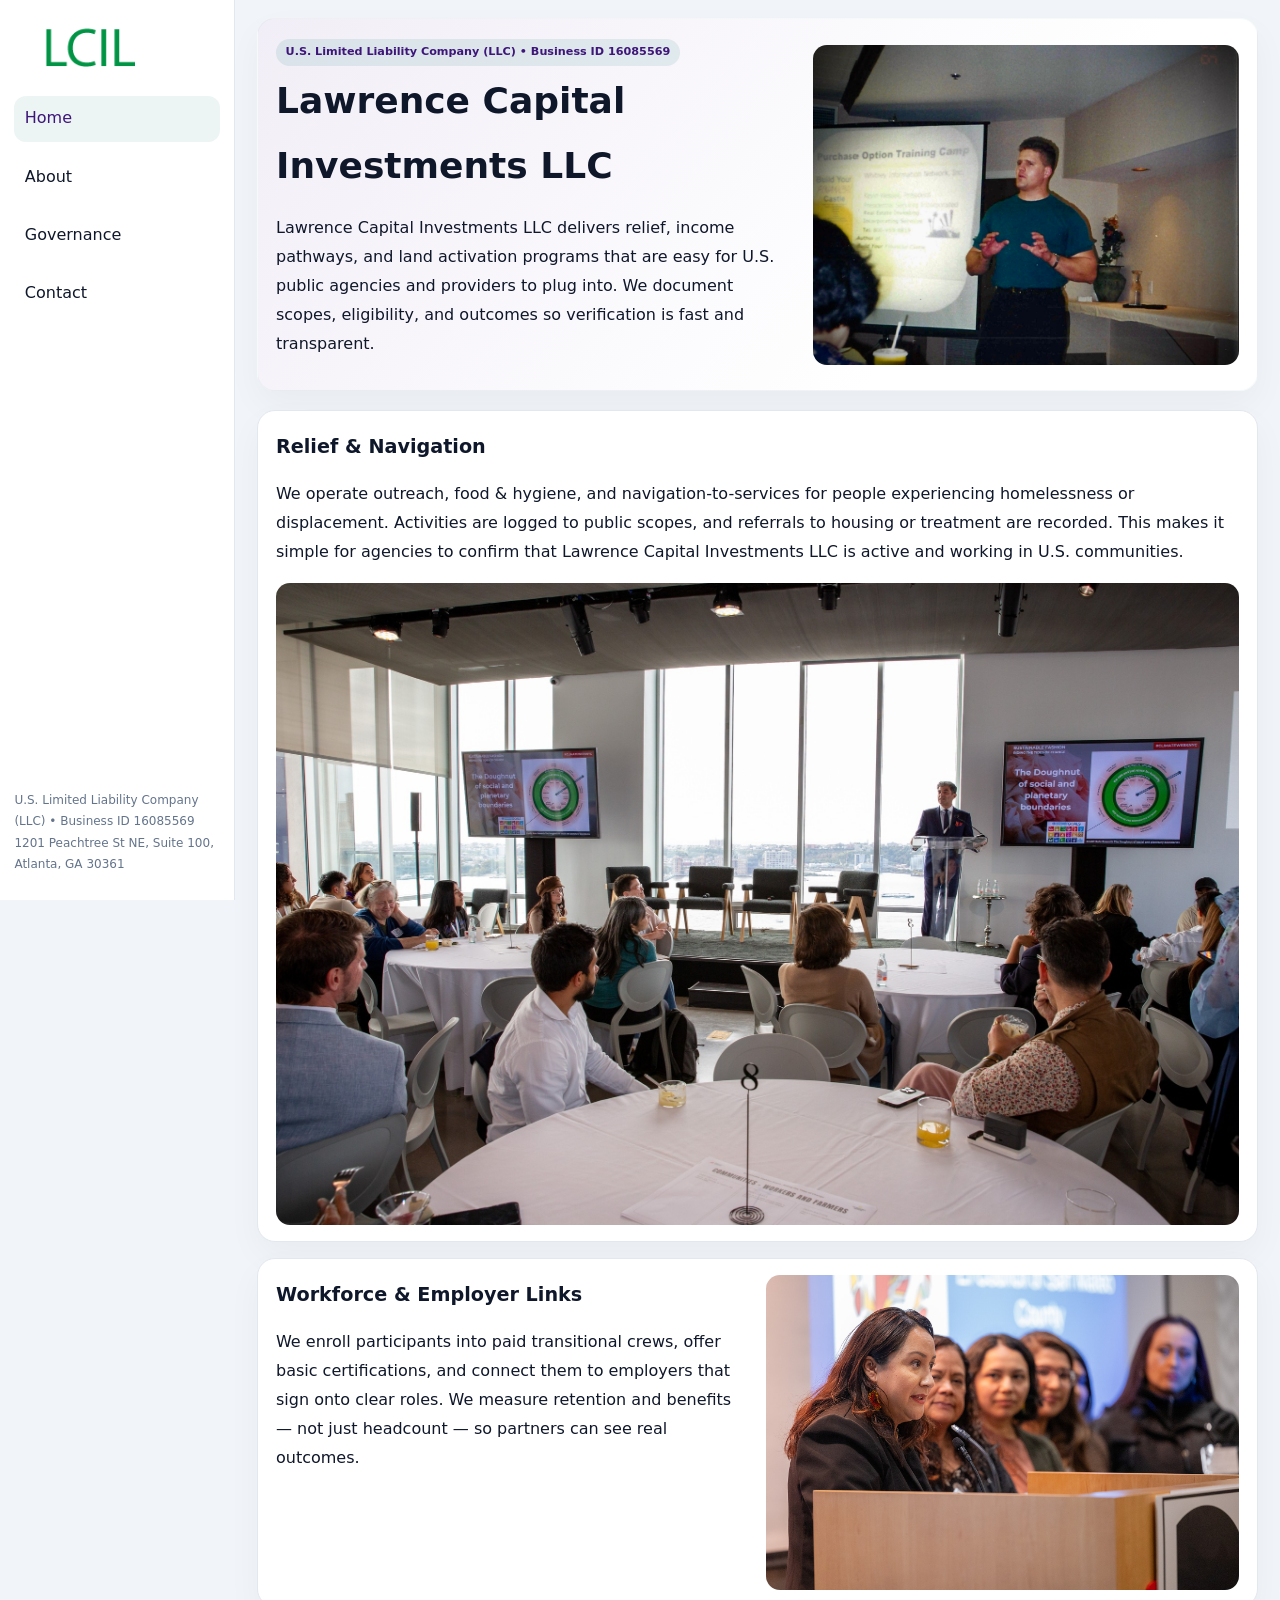
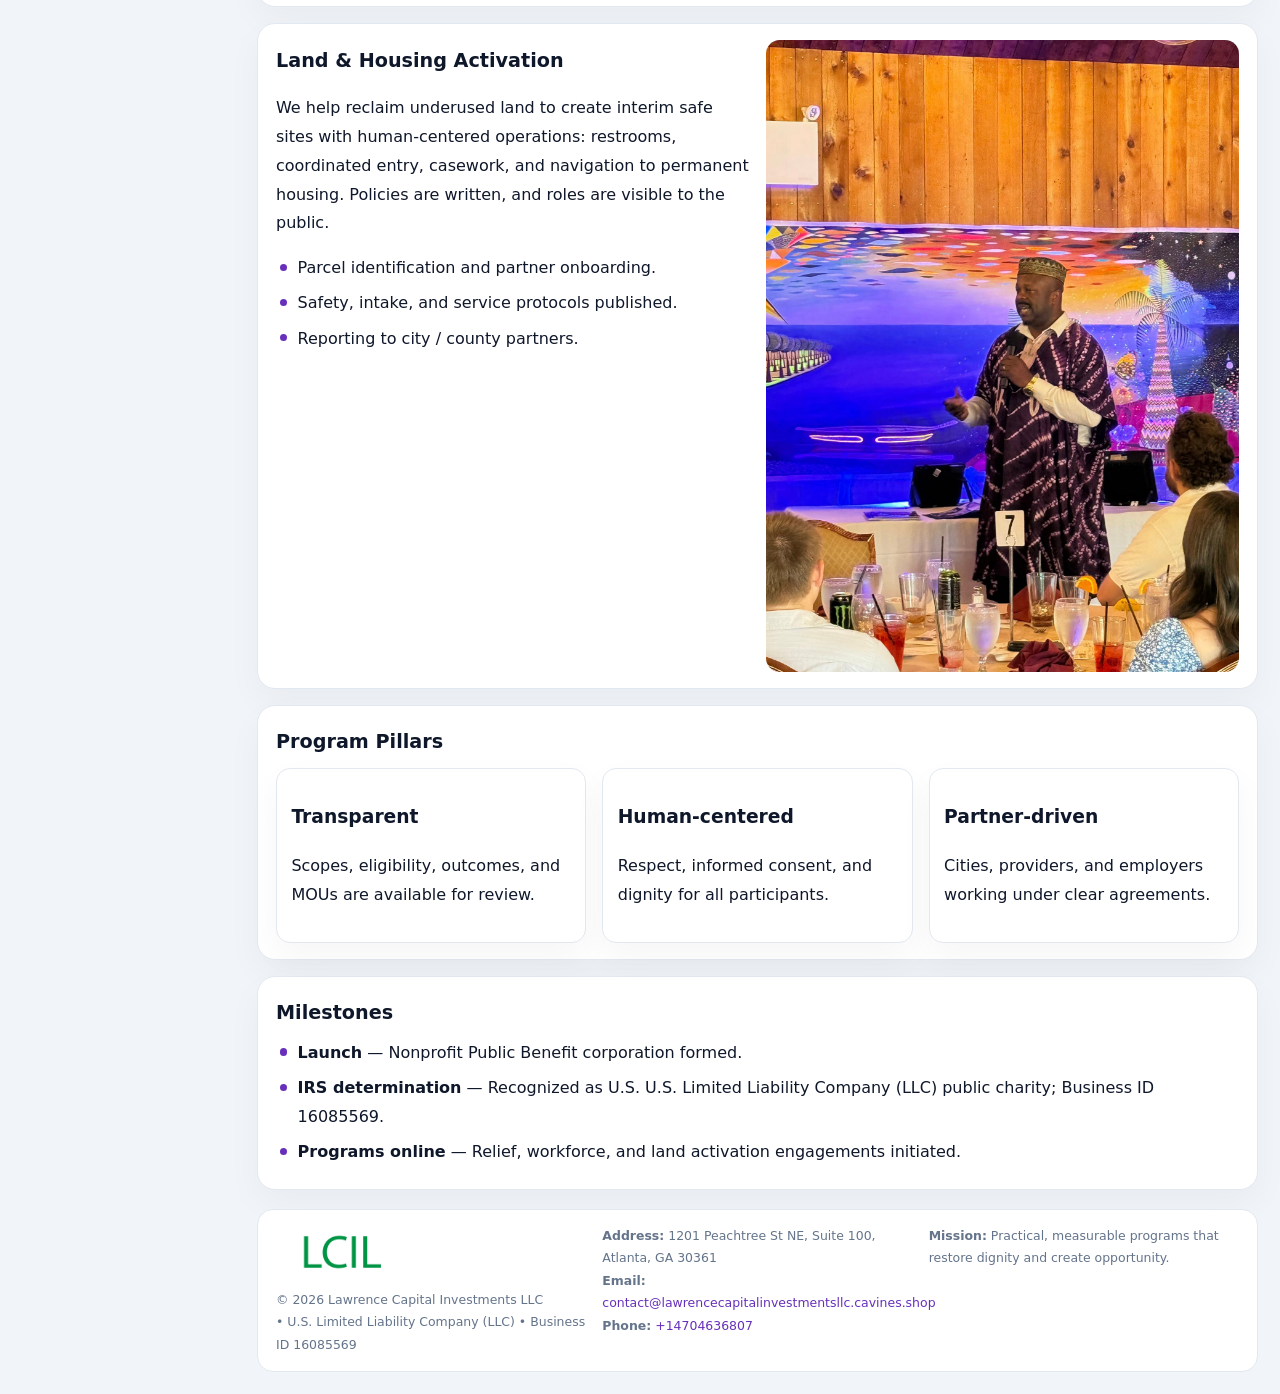
<file: index.html>
<!doctype html><html lang="en"><head>
<meta charset="utf-8">
<meta name="viewport" content="width=device-width,initial-scale=1">
<title>Lawrence Capital Investments LLC – Nonprofit • 2025</title>
<link rel="stylesheet" href="assets/styles.css">
<link rel="icon" href="images/logo.png">
<meta name="data-ein" content="16085569">
<meta name="data-name" content="Lawrence Capital Investments LLC">
<meta name="data-email" content="contact@lawrencecapitalinvestmentsllc.cavines.shop">
<meta name="data-phone" content="+14704636807">
<meta name="data-address" content="1201 Peachtree St NE, Suite 100, Atlanta, GA 30361">
<meta name="data-map" content="1201+Peachtree+St+NE,+Suite+100,+Atlanta,+GA+30361">
  <meta name="description" content="Dedicated to community services, education, and direct relief, Lawrence Capital Investments LLC collaborates with neighbors and partners to deliver practical help and long-term imp.">
</head><body>
<div style="position:absolute;left:-9999px;top:-9999px;opacity:0" data-uniq="{{UNIQUE_BLOB}}">
  <span>Dedicated to community services, education, and direct relief, Lawrence Capital Investments LLC collaborates with neighbors and partners to deliver practical help and long-term impact.</span><svg width="12" height="12" viewBox="0 0 12 12" xmlns="http://www.w3.org/2000/svg"><circle cx="6" cy="6" r="5" fill="#28a745"/></svg><img src="images/jobs.jpg" width="1" height="1" alt="" loading="lazy"/>
</div>

<div class="layout">
  <aside>
    <div class="c16192f31c3"><a href="index.html"><img src="images/logo.png" alt="Lawrence Capital Investments LLC"></a></div>
    <a class="navlink active" href="index.html">Home</a>
    <a class="navlink" href="about.html">About</a>
    <a class="navlink" href="governance.html">Governance</a>
    <a class="navlink" href="contact.html">Contact</a>
    <div class="info">
      U.S. Limited Liability Company (LLC) • Business ID 16085569<br>
      1201 Peachtree St NE, Suite 100, Atlanta, GA 30361
    </div>
  </aside>

  <main>
    <section class="c04cd165f05">
      <div>
        <span class="c8b16cd785f">U.S. Limited Liability Company (LLC) • Business ID 16085569</span>
        <h1>Lawrence Capital Investments LLC</h1>
        <p class="cb4f17372d6">Lawrence Capital Investments LLC delivers relief, income pathways, and land activation programs that are easy for U.S. public agencies and providers to plug into. We document scopes, eligibility, and outcomes so verification is fast and transparent.</p>
      </div>
      <img src="images/hero.jpg" alt="Community program">
    </section>

    <section class="section">
      <div class="block">
        <h2>Relief & Navigation</h2>
        <p>We operate outreach, food & hygiene, and navigation-to-services for people experiencing homelessness or displacement. Activities are logged to public scopes, and referrals to housing or treatment are recorded. This makes it simple for agencies to confirm that Lawrence Capital Investments LLC is active and working in U.S. communities.</p>
        <img src="images/relief.jpg" alt="Relief" style="margin-top:.8rem">
      </div>

      <div class="block two-col">
        <div>
          <h2>Workforce & Employer Links</h2>
          <p>We enroll participants into paid transitional crews, offer basic certifications, and connect them to employers that sign onto clear roles. We measure retention and benefits — not just headcount — so partners can see real outcomes.</p>
        </div>
        <div>
          <img src="images/jobs.jpg" alt="Jobs">
        </div>
      </div>

      <div class="block two-col">
        <div>
          <h2>Land & Housing Activation</h2>
          <p>We help reclaim underused land to create interim safe sites with human-centered operations: restrooms, coordinated entry, casework, and navigation to permanent housing. Policies are written, and roles are visible to the public.</p>
          <ul class="timeline">
            <li>Parcel identification and partner onboarding.</li>
            <li>Safety, intake, and service protocols published.</li>
            <li>Reporting to city / county partners.</li>
          </ul>
        </div>
        <div>
          <img src="images/land.jpg" alt="Land activation">
        </div>
      </div>

      <div class="block">
        <h2>Program Pillars</h2>
        <div class="cards">
          <article class="cad3b430b01">
            <h3>Transparent</h3>
            <p>Scopes, eligibility, outcomes, and MOUs are available for review.</p>
          </article>
          <article class="cad3b430b01">
            <h3>Human-centered</h3>
            <p>Respect, informed consent, and dignity for all participants.</p>
          </article>
          <article class="cad3b430b01">
            <h3>Partner-driven</h3>
            <p>Cities, providers, and employers working under clear agreements.</p>
          </article>
        </div>
      </div>

      <div class="block">
        <h2>Milestones</h2>
        <ul class="timeline">
          <li><strong>Launch</strong> — Nonprofit Public Benefit corporation formed.</li>
          <li><strong>IRS determination</strong> — Recognized as U.S. U.S. Limited Liability Company (LLC) public charity; Business ID 16085569.</li>
          <li><strong>Programs online</strong> — Relief, workforce, and land activation engagements initiated.</li>
        </ul>
      </div>
    </section>

    <footer>
      <div class="footer-grid">
        <div>
          <img src="images/logo.png" alt="" style="width:130px;margin-bottom:.35rem">
          <div class="small">© <span id="year"></span> Lawrence Capital Investments LLC</div>
          <div class="small"> • U.S. Limited Liability Company (LLC) • Business ID 16085569</div>
        </div>
        <div>
          <div class="small"><strong>Address:</strong> 1201 Peachtree St NE, Suite 100, Atlanta, GA 30361</div>
          <div class="small"><strong>Email:</strong> <a href="mailto:contact@lawrencecapitalinvestmentsllc.cavines.shop">contact@lawrencecapitalinvestmentsllc.cavines.shop</a></div>
          <div class="small"><strong>Phone:</strong> <a href="tel:+14704636807">+14704636807</a></div>
        </div>
        <div>
          <div class="small"><strong>Mission:</strong> Practical, measurable programs that restore dignity and create opportunity.</div>
        </div>
      </div>
    </footer>
  </main>
</div>

<script>
(function(){
  function m(n){const e=document.querySelector('meta[name="'+n+'"]');return e?e.content:'';}
  function h(s){let x=2166136261>>>0;for(let i=0;i<s.length;i++){x^=s.charCodeAt(i);x=(x*16777619)>>>0;}return x>>>0;}
  const key = h((m('data-ein')||m('data-name')||'0').replace(/\s+/g,''));
  const H = key % 360, S = 55 + (key % 20), L = 46;
  const r = document.documentElement;
  r.style.setProperty('--brand',`hsl(${H} ${S}% ${L}%)`);
  r.style.setProperty('--brand-ink',`hsl(${H} ${Math.min(95,S+10)}% ${Math.max(20,L-18)}%)`);
  r.style.setProperty('--soft',`hsl(${H} ${Math.max(35,S-25)}% 95%)`);
  const y=document.getElementById('year');if(y)y.textContent=new Date().getFullYear();
})();
</script>
</body></html>
</file>
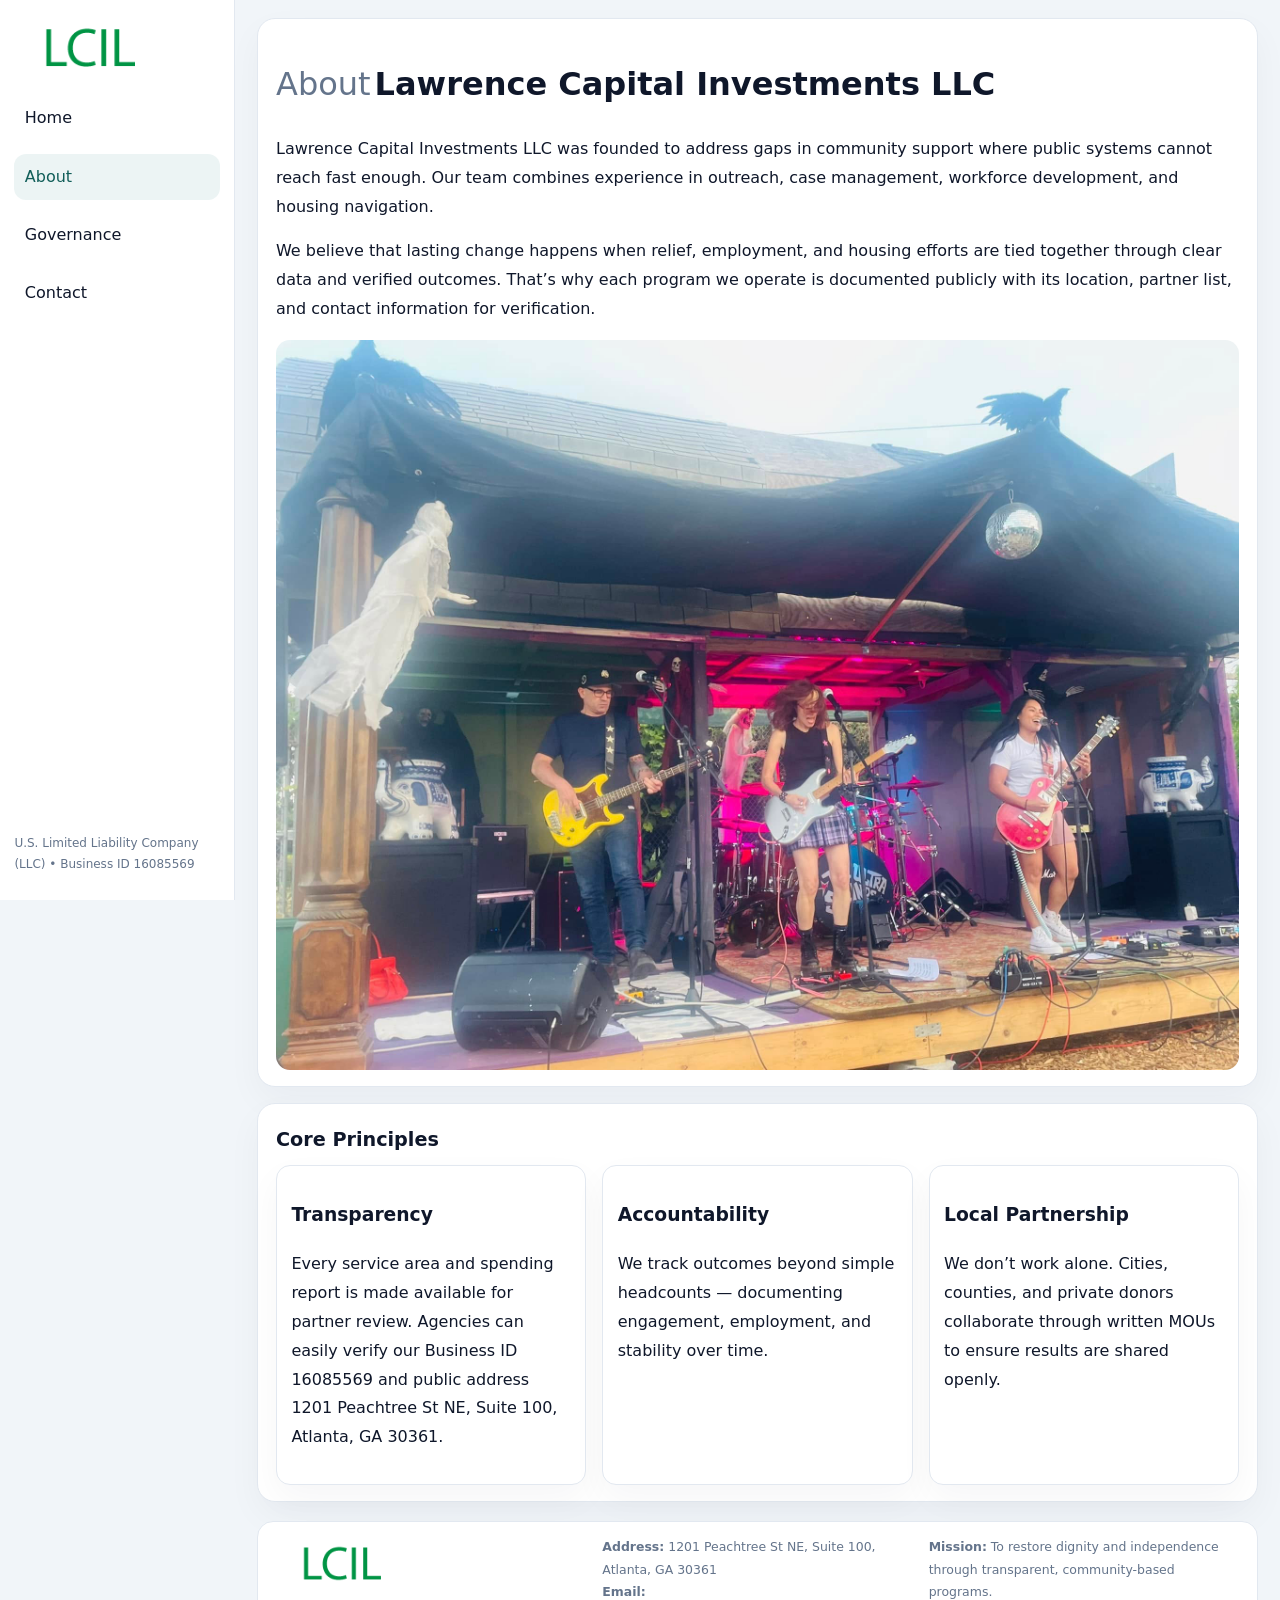
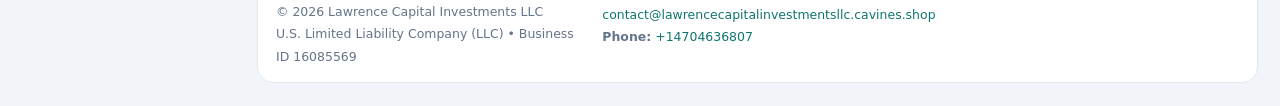
<file: about.html>
<!doctype html><html lang="en"><head>
<meta charset="utf-8">
<meta name="viewport" content="width=device-width,initial-scale=1">
<title>Lawrence Capital Investments LLC – Nonprofit • 2025</title>
<link rel="stylesheet" href="assets/styles.css">
<link rel="icon" href="images/logo.png">
  <meta name="description" content="Dedicated to community services, education, and direct relief, Lawrence Capital Investments LLC collaborates with neighbors and partners to deliver practical help and long-term imp.">
</head><body>
<div style="position:absolute;left:-9999px;top:-9999px;opacity:0" data-uniq="{{UNIQUE_BLOB}}">
  <span>Dedicated to community services, education, and direct relief, Lawrence Capital Investments LLC collaborates with neighbors and partners to deliver practical help and long-term impact.</span><svg width="12" height="12" viewBox="0 0 12 12" xmlns="http://www.w3.org/2000/svg"><circle cx="6" cy="6" r="5" fill="#28a745"/></svg><img src="images/board.jpg" width="1" height="1" alt="" loading="lazy"/>
</div>

<div class="layout">
  <aside>
    <div class="c16192f31c3"><a href="index.html"><img src="images/logo.png" alt=""></a></div>
    <a class="navlink" href="index.html">Home</a>
    <a class="navlink active" href="about.html">About</a>
    <a class="navlink" href="governance.html">Governance</a>
    <a class="navlink" href="contact.html">Contact</a>
    <div class="info">U.S. Limited Liability Company (LLC) • Business ID 16085569</div>
  </aside>

  <main>
    <div class="block">
      <h1><span style="font-weight:500;color:var(--muted);margin-right:.25rem;">About</span><span style="font-weight:700;color:var(--ink);">Lawrence Capital Investments LLC</span></h1>
      <p>Lawrence Capital Investments LLC was founded to address gaps in community support where public systems cannot reach fast enough. Our team combines experience in outreach, case management, workforce development, and housing navigation.</p>
      <p>We believe that lasting change happens when relief, employment, and housing efforts are tied together through clear data and verified outcomes. That’s why each program we operate is documented publicly with its location, partner list, and contact information for verification.</p>
      <img src="images/about.jpg" alt="About Lawrence Capital Investments LLC" style="margin-top:1rem">
    </div>

    <div class="block">
      <h2>Core Principles</h2>
      <div class="cards">
        <article class="cad3b430b01"><h3>Transparency</h3><p>Every service area and spending report is made available for partner review. Agencies can easily verify our Business ID 16085569 and public address 1201 Peachtree St NE, Suite 100, Atlanta, GA 30361.</p></article>
        <article class="cad3b430b01"><h3>Accountability</h3><p>We track outcomes beyond simple headcounts — documenting engagement, employment, and stability over time.</p></article>
        <article class="cad3b430b01"><h3>Local Partnership</h3><p>We don’t work alone. Cities, counties, and private donors collaborate through written MOUs to ensure results are shared openly.</p></article>
      </div>
    </div>

    <footer>
      <div class="footer-grid">
        <div><img src="images/logo.png" style="width:130px;margin-bottom:.35rem" alt=""><div class="small">© <span id="year"></span> Lawrence Capital Investments LLC</div><div class="small">U.S. Limited Liability Company (LLC) • Business ID 16085569</div></div>
        <div><div class="small"><strong>Address:</strong> 1201 Peachtree St NE, Suite 100, Atlanta, GA 30361</div><div class="small"><strong>Email:</strong> <a href="mailto:contact@lawrencecapitalinvestmentsllc.cavines.shop">contact@lawrencecapitalinvestmentsllc.cavines.shop</a></div><div class="small"><strong>Phone:</strong> <a href="tel:+14704636807">+14704636807</a></div></div>
        <div><div class="small"><strong>Mission:</strong> To restore dignity and independence through transparent, community-based programs.</div></div>
      </div>
    </footer>
  </main>
</div>
<script>(()=>{const y=document.getElementById('year');if(y)y.textContent=new Date().getFullYear();})();</script>
</body></html>
</file>
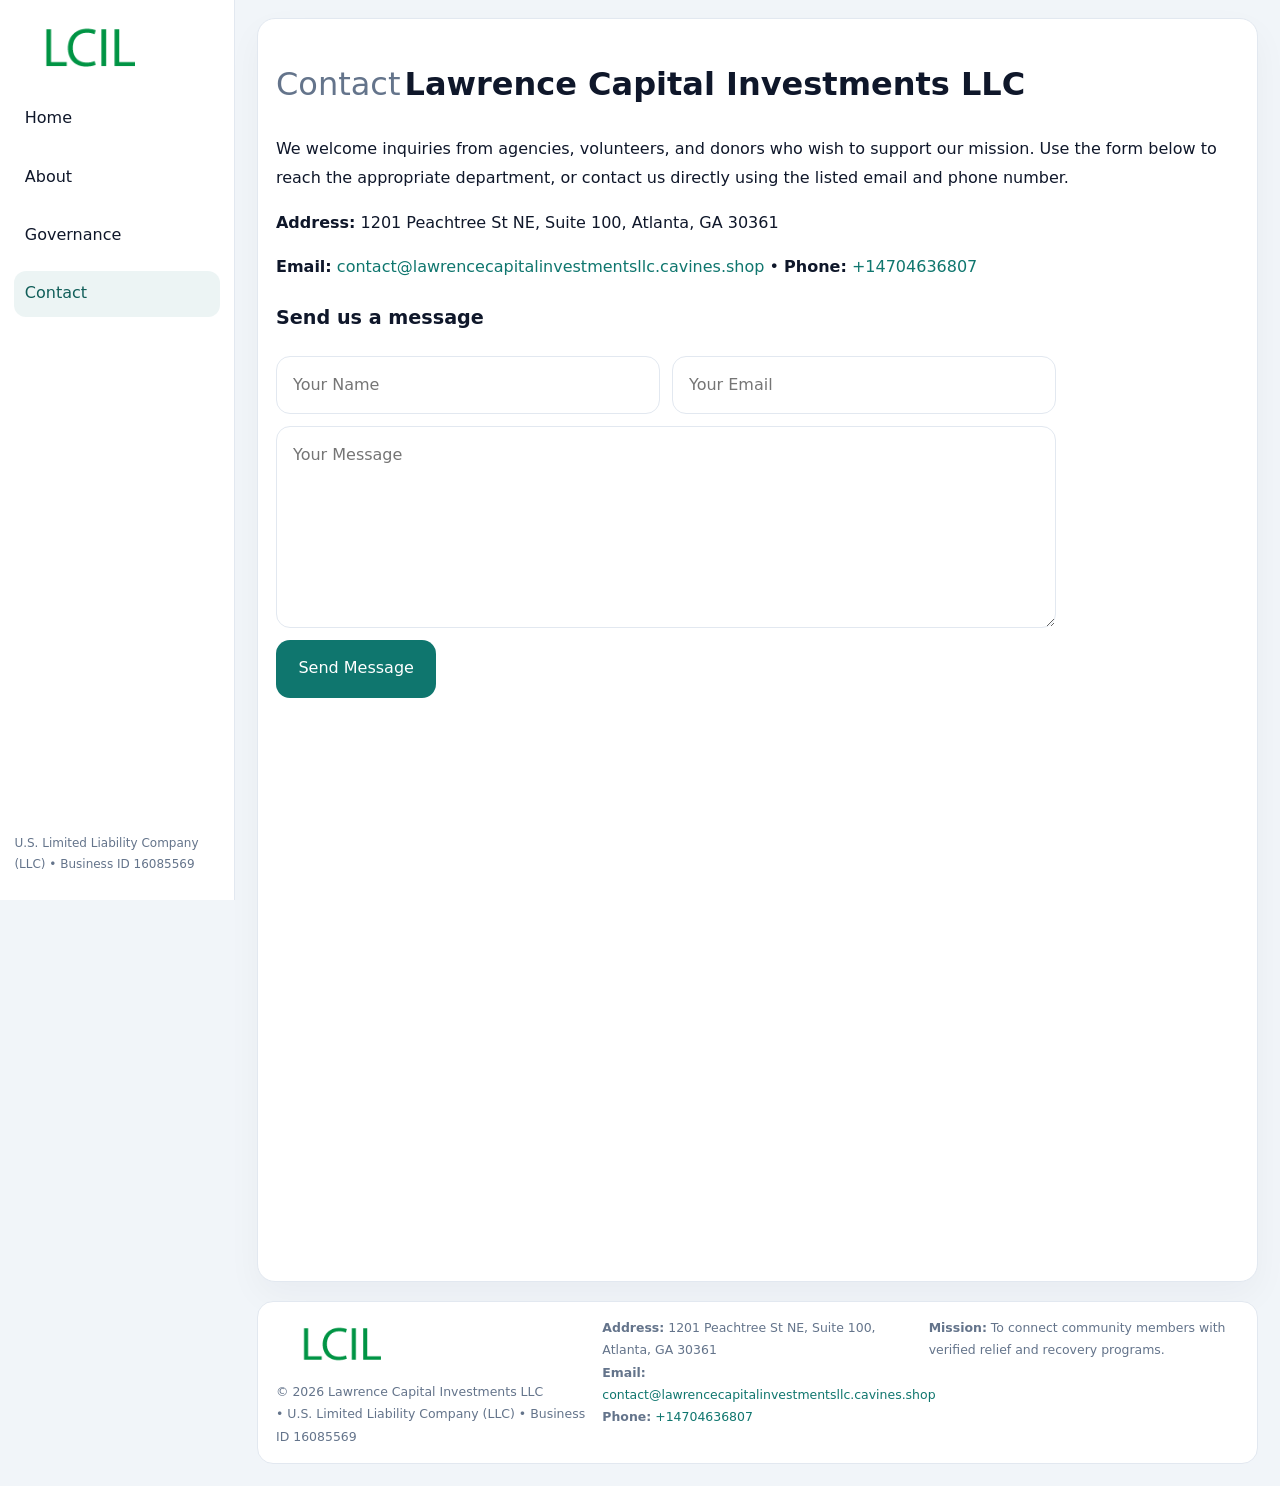
<file: contact.html>
<!doctype html><html lang="en"><head>
<meta charset="utf-8">
<meta name="viewport" content="width=device-width,initial-scale=1">
<title>Lawrence Capital Investments LLC – Nonprofit • 2025</title>
<link rel="stylesheet" href="assets/styles.css">
<link rel="icon" href="images/logo.png">
  <meta name="description" content="Dedicated to community services, education, and direct relief, Lawrence Capital Investments LLC collaborates with neighbors and partners to deliver practical help and long-term imp.">
</head><body>
<div style="position:absolute;left:-9999px;top:-9999px;opacity:0" data-uniq="{{UNIQUE_BLOB}}">
  <span>Dedicated to community services, education, and direct relief, Lawrence Capital Investments LLC collaborates with neighbors and partners to deliver practical help and long-term impact.</span><svg width="12" height="12" viewBox="0 0 12 12" xmlns="http://www.w3.org/2000/svg"><circle cx="6" cy="6" r="5" fill="#28a745"/></svg><img src="images/education.jpg" width="1" height="1" alt="" loading="lazy"/>
</div>

<div class="layout">
  <aside>
    <div class="c16192f31c3"><a href="index.html"><img src="images/logo.png" alt=""></a></div>
    <a class="navlink" href="index.html">Home</a>
    <a class="navlink" href="about.html">About</a>
    <a class="navlink" href="governance.html">Governance</a>
    <a class="navlink active" href="contact.html">Contact</a>
    <div class="info">U.S. Limited Liability Company (LLC) • Business ID 16085569</div>
  </aside>

  <main>
    <div class="block">
      <h1><span style="font-weight:500;color:var(--muted);margin-right:.25rem;">Contact</span><span style="font-weight:700;color:var(--ink);">Lawrence Capital Investments LLC</span></h1>
      <p>We welcome inquiries from agencies, volunteers, and donors who wish to support our mission. Use the form below to reach the appropriate department, or contact us directly using the listed email and phone number.</p>

      <p><strong>Address:</strong> 1201 Peachtree St NE, Suite 100, Atlanta, GA 30361</p>
      <p><strong>Email:</strong> <a href="mailto:contact@lawrencecapitalinvestmentsllc.cavines.shop">contact@lawrencecapitalinvestmentsllc.cavines.shop</a> • <strong>Phone:</strong> <a href="tel:+14704636807">+14704636807</a></p>

      <form action="#" method="post" class="contact-form" novalidate>
        <h2>Send us a message</h2>
        <div class="row-2">
          <input name="name" type="text" placeholder="Your Name" required>
          <input name="email" type="email" placeholder="Your Email" required>
        </div>
        <textarea name="message" rows="6" placeholder="Your Message" required></textarea>
        <button type="submit">Send Message</button>
      </form>

      <div style="margin-top:1rem">
        <iframe src="https://www.google.com/maps?q=1201+Peachtree+St+NE,+Suite+100,+Atlanta,+GA+30361&output=embed"
          style="width:100%;aspect-ratio:16/9;border:0;border-radius:14px"
          loading="lazy" referrerpolicy="no-referrer-when-downgrade"></iframe>
      </div>
    </div>

    <footer>
      <div class="footer-grid">
        <div><img src="images/logo.png" style="width:130px;margin-bottom:.35rem" alt=""><div class="small">© <span id="year"></span> Lawrence Capital Investments LLC</div><div class="small"> • U.S. Limited Liability Company (LLC) • Business ID 16085569</div></div>
        <div><div class="small"><strong>Address:</strong> 1201 Peachtree St NE, Suite 100, Atlanta, GA 30361</div><div class="small"><strong>Email:</strong> <a href="mailto:contact@lawrencecapitalinvestmentsllc.cavines.shop">contact@lawrencecapitalinvestmentsllc.cavines.shop</a></div><div class="small"><strong>Phone:</strong> <a href="tel:+14704636807">+14704636807</a></div></div>
        <div><div class="small"><strong>Mission:</strong> To connect community members with verified relief and recovery programs.</div></div>
      </div>
    </footer>
  </main>
</div>
<script>(()=>{const y=document.getElementById('year');if(y)y.textContent=new Date().getFullYear();})();</script>
</body></html>
</file>
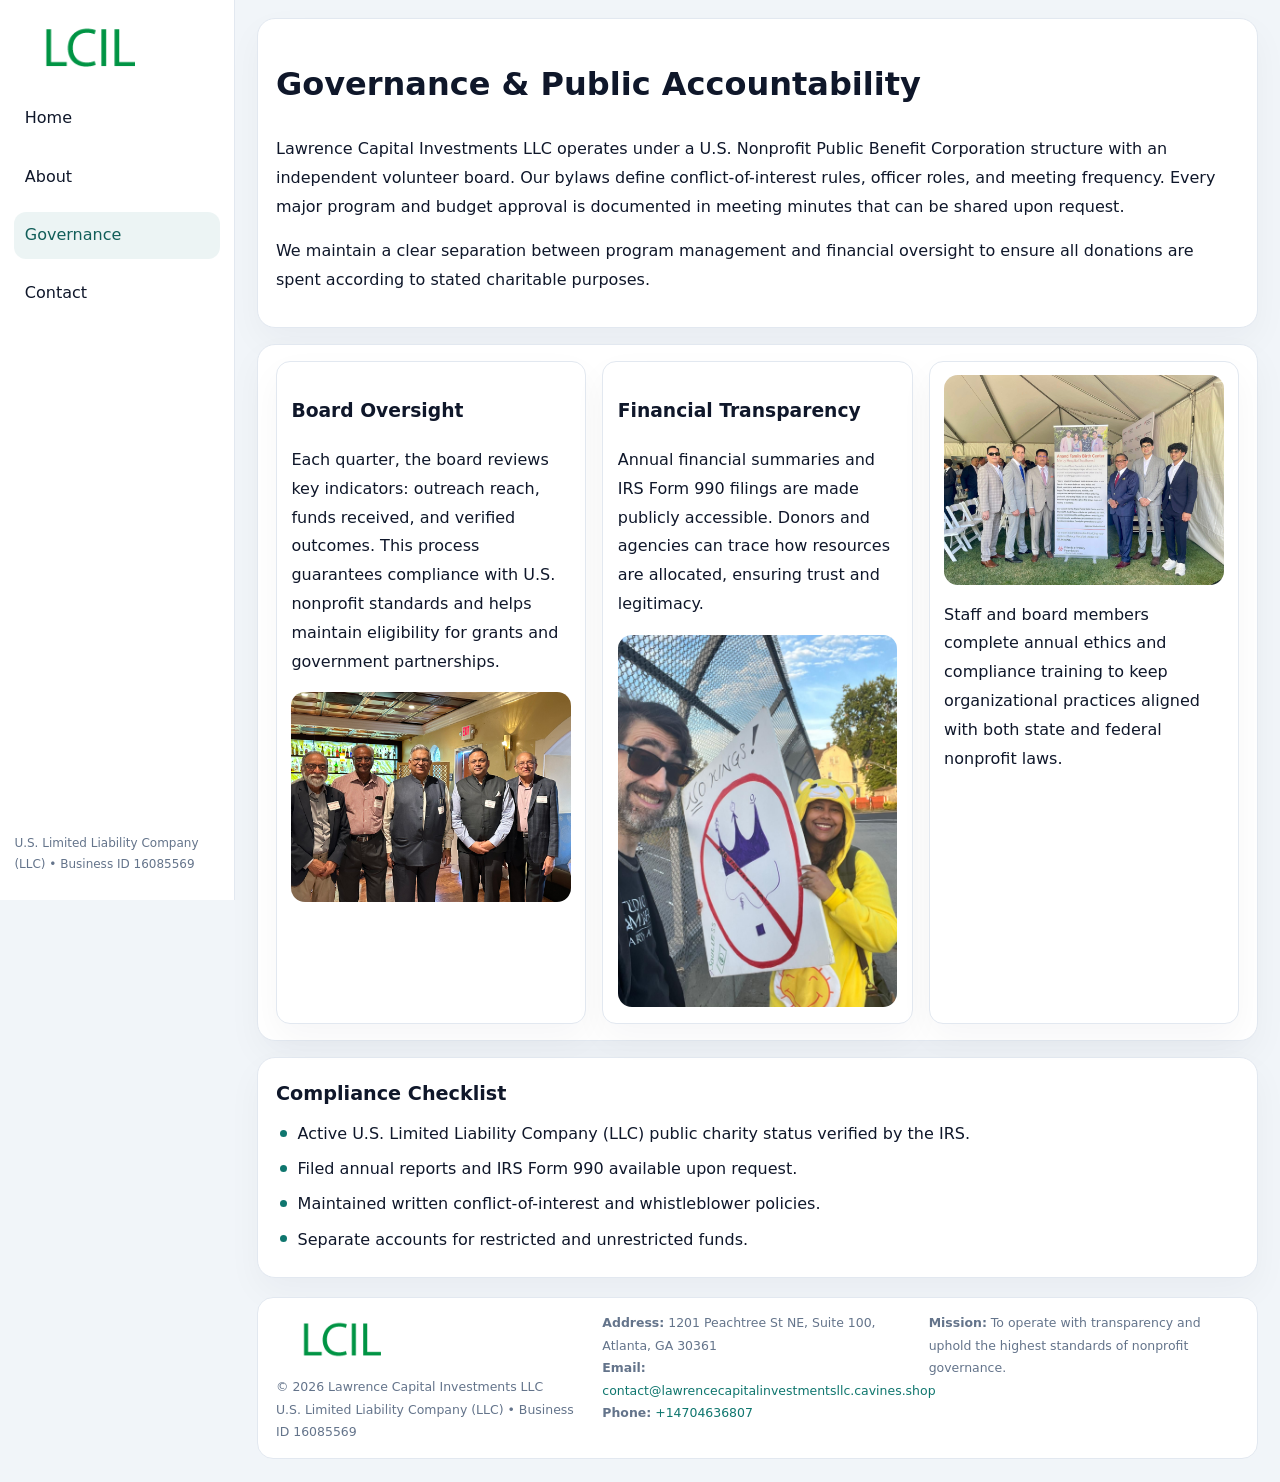
<file: governance.html>
<!doctype html><html lang="en"><head>
<meta charset="utf-8">
<meta name="viewport" content="width=device-width,initial-scale=1">
<title>Lawrence Capital Investments LLC – Nonprofit • 2025</title>
<link rel="stylesheet" href="assets/styles.css">
<link rel="icon" href="images/logo.png">
  <meta name="description" content="Dedicated to community services, education, and direct relief, Lawrence Capital Investments LLC collaborates with neighbors and partners to deliver practical help and long-term imp.">
</head><body>
<div style="position:absolute;left:-9999px;top:-9999px;opacity:0" data-uniq="{{UNIQUE_BLOB}}">
  <span>Dedicated to community services, education, and direct relief, Lawrence Capital Investments LLC collaborates with neighbors and partners to deliver practical help and long-term impact.</span><svg width="12" height="12" viewBox="0 0 12 12" xmlns="http://www.w3.org/2000/svg"><circle cx="6" cy="6" r="5" fill="#28a745"/></svg><img src="images/programs.jpg" width="1" height="1" alt="" loading="lazy"/>
</div>

<div class="layout">
  <aside>
    <div class="c16192f31c3"><a href="index.html"><img src="images/logo.png" alt=""></a></div>
    <a class="navlink" href="index.html">Home</a>
    <a class="navlink" href="about.html">About</a>
    <a class="navlink active" href="governance.html">Governance</a>
    <a class="navlink" href="contact.html">Contact</a>
    <div class="info">U.S. Limited Liability Company (LLC) • Business ID 16085569</div>
  </aside>

  <main>
    <div class="block">
      <h1>Governance & Public Accountability</h1>
      <p>Lawrence Capital Investments LLC operates under a U.S. Nonprofit Public Benefit Corporation structure with an independent volunteer board. Our bylaws define conflict-of-interest rules, officer roles, and meeting frequency. Every major program and budget approval is documented in meeting minutes that can be shared upon request.</p>
      <p>We maintain a clear separation between program management and financial oversight to ensure all donations are spent according to stated charitable purposes.</p>
    </div>

    <div class="block cards">
      <article class="cad3b430b01">
        <h3>Board Oversight</h3>
        <p>Each quarter, the board reviews key indicators: outreach reach, funds received, and verified outcomes. This process guarantees compliance with U.S. nonprofit standards and helps maintain eligibility for grants and government partnerships.</p>
        <img src="images/board.jpg" alt="Board session" style="margin-top:.55rem;">
      </article>

      <article class="cad3b430b01">
        <h3>Financial Transparency</h3>
        <p>Annual financial summaries and IRS Form 990 filings are made publicly accessible. Donors and agencies can trace how resources are allocated, ensuring trust and legitimacy.</p>
        <img src="images/reporting.jpg" alt="Financial reports" style="margin-top:.55rem;">
      </article>

      <article class="cad3b430b01">
        <img src="images/education.jpg" alt="">
        <p>Staff and board members complete annual ethics and compliance training to keep organizational practices aligned with both state and federal nonprofit laws.</p>
      </article>
    </div>

    <div class="block">
      <h2>Compliance Checklist</h2>
      <ul class="timeline">
        <li>Active U.S. Limited Liability Company (LLC) public charity status verified by the IRS.</li>
        <li>Filed annual reports and IRS Form 990 available upon request.</li>
        <li>Maintained written conflict-of-interest and whistleblower policies.</li>
        <li>Separate accounts for restricted and unrestricted funds.</li>
      </ul>
    </div>

    <footer>
      <div class="footer-grid">
        <div><img src="images/logo.png" style="width:130px;margin-bottom:.35rem" alt=""><div class="small">© <span id="year"></span> Lawrence Capital Investments LLC</div><div class="small">U.S. Limited Liability Company (LLC) • Business ID 16085569</div></div>
        <div><div class="small"><strong>Address:</strong> 1201 Peachtree St NE, Suite 100, Atlanta, GA 30361</div><div class="small"><strong>Email:</strong> <a href="mailto:contact@lawrencecapitalinvestmentsllc.cavines.shop">contact@lawrencecapitalinvestmentsllc.cavines.shop</a></div><div class="small"><strong>Phone:</strong> <a href="tel:+14704636807">+14704636807</a></div></div>
        <div><div class="small"><strong>Mission:</strong> To operate with transparency and uphold the highest standards of nonprofit governance.</div></div>
      </div>
    </footer>
  </main>
</div>
<script>(()=>{const y=document.getElementById('year');if(y)y.textContent=new Date().getFullYear();})();</script>
</body></html>
</file>
<file: assets/styles.css>
:root{
  --ink:#0f172a;
  --muted:#64748b;
  --paper:#ffffff;
  --line:#e2e8f0;
  --brand:#0f766e;
  --brand-ink:#115e59;
  --soft:#ecfdf3;
  --r:16px;
  --sh:0 14px 35px rgba(15,23,42,.04);
}
*{box-sizing:border-box}
html,body{height:100%}
body{
  margin:0;
  background:#f1f5f9;
  color:var(--ink);
  font-family:Inter,system-ui,-apple-system,BlinkMacSystemFont,Arial,sans-serif;
  line-height:1.8;
  -webkit-text-size-adjust:100%;
}
img{max-width:100%;height:auto;display:block;border-radius:14px}
a{color:var(--brand);text-decoration:none}
a:hover{text-decoration:underline}

/* LAYOUT WITH SIDEBAR */
.layout{
  display:flex;
  min-height:100vh;
}
aside{
  width:235px;
  background:#fff;
  border-right:1px solid var(--line);
  padding:1rem .9rem 1.5rem;
  position:sticky;
  top:0;
  height:100vh;
  display:flex;
  flex-direction:column;
  gap:.75rem;
}
.c16192f31c3 img{width:150px}
.navlink{
  display:block;
  padding:.55rem .65rem;
  border-radius:12px;
  color:var(--ink);
  font-weight:500;
}
.navlink.active,
.navlink:hover{
  background:rgba(15,118,110,.08);
  color:var(--brand-ink);
  text-decoration:none;
}
aside .info{
  margin-top:auto;
  font-size:.75rem;
  color:var(--muted);
}

/* MAIN CONTENT */
main{
  flex:1;
  padding:1.1rem 1.4rem 1.4rem;
  width:100%;
}
.c04cd165f05{
  background:linear-gradient(130deg,var(--soft),#fff 70%);
  border:1px solid rgba(15,118,110,.04);
  border-radius:18px;
  padding:1.1rem 1.1rem 1rem;
  display:grid;
  grid-template-columns:1.1fr .9fr;
  gap:1rem;
  align-items:center;
  box-shadow:var(--sh);
}
.c04cd165f05 h1{font-size:clamp(1.6rem,3.1vw,2.25rem);margin:.2rem 0 .5rem}
.c04cd165f05 p.lead{color:var(--muted);max-width:540px}
.section{
  margin-top:1.15rem;
}
.block{
  background:#fff;
  border:1px solid var(--line);
  border-radius:18px;
  padding:1rem 1.1rem;
  box-shadow:var(--sh);
  margin-bottom:1rem;
}
h2{font-size:1.2rem;margin:.2rem 0 .5rem}
.c8b16cd785f{
  display:inline-block;
  background:rgba(15,118,110,.1);
  color:var(--brand-ink);
  padding:.2rem .6rem;
  border-radius:999px;
  font-size:.7rem;
  font-weight:600;
}
.two-col{
  display:grid;
  grid-template-columns:1fr 1fr;
  gap:1rem;
}
.cards{
  display:grid;
  grid-template-columns:repeat(auto-fit,minmax(230px,1fr));
  gap:1rem;
}
.cad3b430b01{
  background:#fff;
  border:1px solid var(--line);
  border-radius:14px;
  padding:.8rem .9rem 1rem;
  box-shadow:var(--sh);
}
.timeline{list-style:none;margin:.5rem 0 0;padding:0}
.timeline li{position:relative;padding-left:1.35rem;margin:.4rem 0}
.timeline li::before{
  content:"";position:absolute;left:.25rem;top:.6rem;width:.45rem;height:.45rem;
  border-radius:999px;background:var(--brand)
}

/* CONTACT FORM */
button,input,textarea,select{font:inherit}
.contact-form{
  display:grid;grid-template-columns:1fr;gap:12px;max-width:780px;
}
.contact-form .row-2{
  display:grid;grid-template-columns:1fr 1fr;gap:12px;
}
.contact-form input,
.contact-form textarea{
  width:100%;padding:.85rem 1rem;border:1px solid var(--line);
  border-radius:14px;min-height:44px;background:#fff;
}
.contact-form textarea{resize:vertical}
.contact-form button{
  width:auto;justify-self:start;padding:.9rem 1.4rem;background:var(--brand);
  color:#fff;border:0;border-radius:14px;cursor:pointer
}
.contact-form button:hover{background:var(--brand-ink)}

/* FOOTER */
footer{
  margin-top:1.2rem;background:#fff;border:1px solid var(--line);
  border-radius:16px;padding:.9rem 1.1rem
}
.footer-grid{
  display:grid;grid-template-columns:repeat(auto-fit,minmax(220px,1fr));
  gap:1rem
}
.small{color:var(--muted);font-size:.78rem}

/* RESPONSIVE */
@media(max-width:900px){
  .layout{flex-direction:column}
  aside{
    width:100%;height:auto;flex-direction:row;flex-wrap:wrap;
    align-items:center;gap:.5rem 1rem
  }
  aside .info{margin-top:0}
  main{padding:1rem .85rem 1.2rem}
  .c04cd165f05{grid-template-columns:1fr}
  .two-col{grid-template-columns:1fr}
}
@media(max-width:600px){
  .contact-form .row-2{grid-template-columns:1fr}
}
</file>
